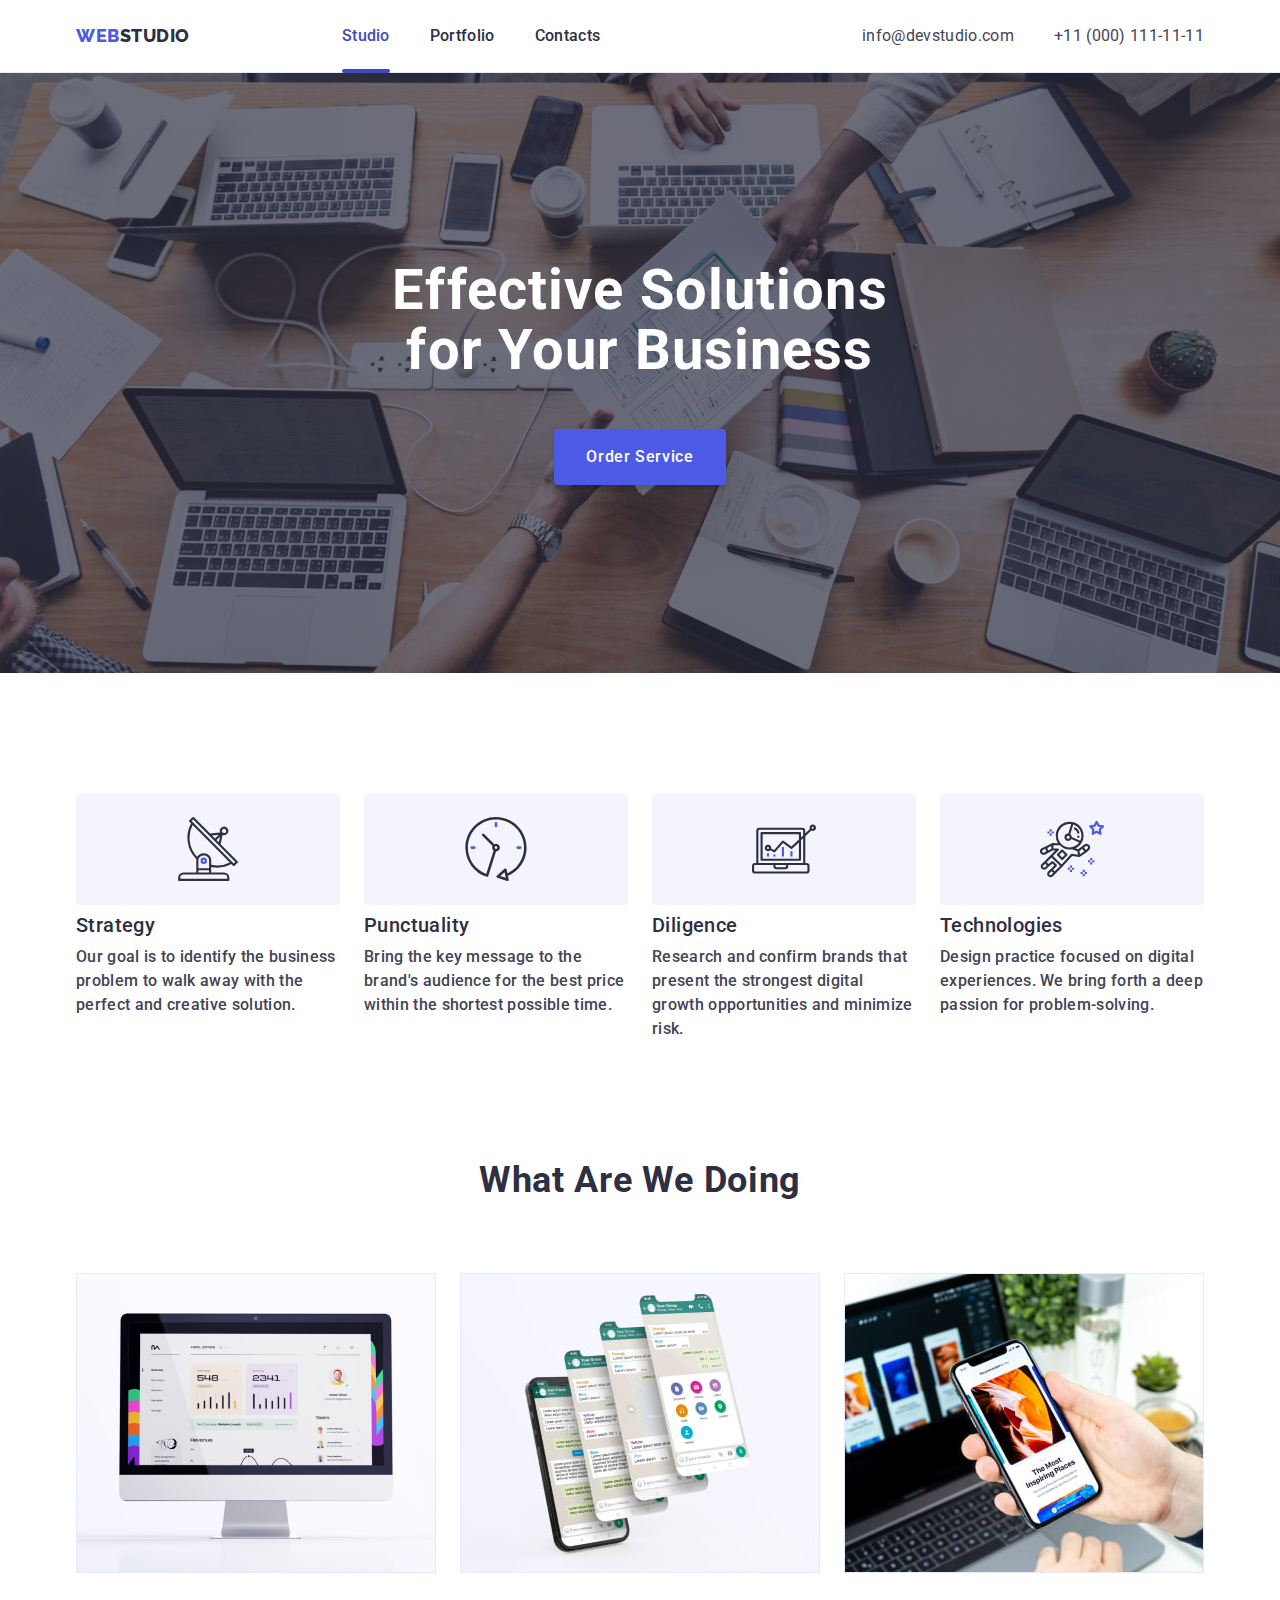
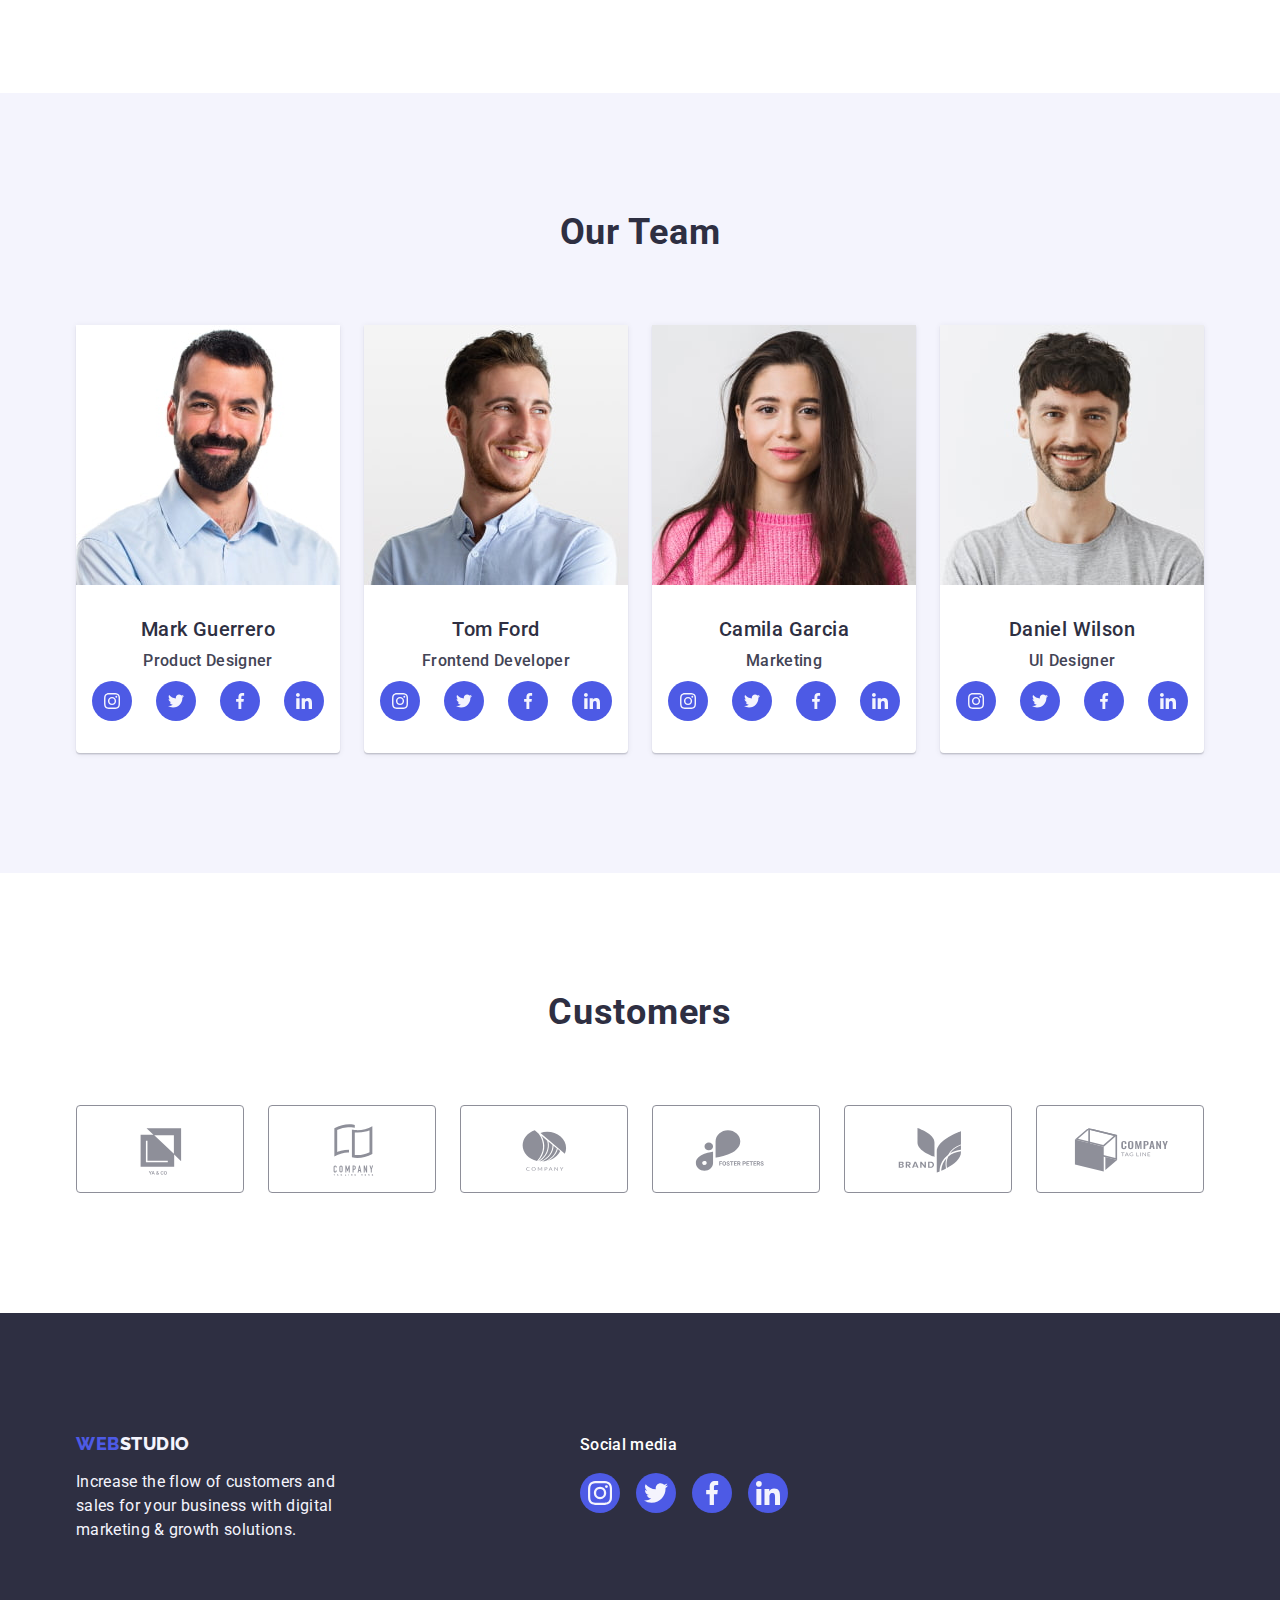
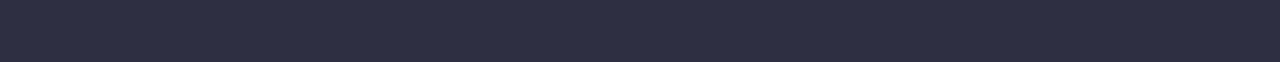
<file: index.html>
<!DOCTYPE html>
<html lang="en">
  <head>
    <meta charset="UTF-8" />
    <link rel="preconnect" href="https://fonts.googleapis.com" />
    <link rel="preconnect" href="https://fonts.gstatic.com" crossorigin />
    <link
      href="https://fonts.googleapis.com/css2?family=Raleway:wght@800&family=Roboto:wght@400;500;700;900&display=swap"
      rel="stylesheet"
    />

    <meta name="viewport" content="width=device-width, initial-scale=1.0" />
    <title>Document</title>
    <link
      rel="stylesheet"
      href="https://cdnjs.cloudflare.com/ajax/libs/modern-normalize/2.0.0/modern-normalize.min.css"
    />
    <link rel="stylesheet" href="./css/styles.css" />
  </head>
  <body>
    <header class="header-wrapper">
      <!-- Logo -->
      <div class="container header-container">
        <nav class="list nav-list">
          <a class="link logo" href="./index.html"
            >Web<span class="studio">Studio</span></a
          >
          <ul class="header-list list">
            <li>
              <a class="link link-menu current" href="./index.html">Studio</a>
            </li>
            <li>
              <a class="link link-menu" href="./portfolio.html">Portfolio</a>
            </li>
            <li>
              <a class="link link-menu" href="">Contacts</a>
            </li>
          </ul>
        </nav>
        <address class="address">
          <ul class="list address-list">
            <li>
              <a class="link link-address" href="mailto:info@devstudio.com"
                >info@devstudio.com</a
              >
            </li>
            <li>
              <a class="link link-address" href="tel:+110001111111"
                >+11 (000) 111-11-11</a
              >
            </li>
          </ul>
        </address>
      </div>
    </header>
    <main>
      <!-- Hero Section 1 -->
      <section class="list-hero">
        <div class="container">
          <h1 class="hero-title">Effective Solutions for Your Business</h1>
          <button class="hero-btn button" type="button" data-modal-open>
            Order Service
          </button>
        </div>
      </section>
      <!-- Advantages Section 2  -->
      <section class="list section">
        <div class="container">
          <h2 class="visually-hidden">Our Advantages</h2>
          <ul class="advantages-list list">
            <li class="advantages-item">
              <div class="icon-container">
                <svg class="icon" width="64" height="64">
                  <use href="./images/icons.svg#icon-antenna"></use>
                </svg>
              </div>
              <h3 class="advantages-item-title">Strategy</h3>
              <p class="advantages-item-text">
                Our goal is to identify the business problem to walk away with
                the perfect and creative solution.
              </p>
            </li>
            <li class="advantages-item">
              <div class="icon-container">
                <svg class="icon" width="64" height="64">
                  <use href="./images/icons.svg#icon-clock"></use>
                </svg>
              </div>
              <h3 class="advantages-item-title">Punctuality</h3>
              <p class="advantages-item-text">
                Bring the key message to the brand's audience for the best price
                within the shortest possible time.
              </p>
            </li>
            <li class="advantages-item">
              <div class="icon-container">
                <svg class="icon" width="64" height="64">
                  <use href="./images/icons.svg#icon-diagram"></use>
                </svg>
              </div>
              <h3 class="advantages-item-title">Diligence</h3>
              <p class="advantages-item-text">
                Research and confirm brands that present the strongest digital
                growth opportunities and minimize risk.
              </p>
            </li>
            <li class="advantages-item">
              <div class="icon-container">
                <svg class="icon" width="64" height="64">
                  <use href="./images/icons.svg#icon-astronaut"></use>
                </svg>
              </div>
              <h3 class="advantages-item-title">Technologies</h3>
              <p class="advantages-item-text">
                Design practice focused on digital experiences. We bring forth a
                deep passion for problem-solving.
              </p>
            </li>
          </ul>
        </div>
      </section>
      <!-- Works Section 3 -->
      <section class="work-section list">
        <div class="container">
          <h2 class="title">What are we doing</h2>
          <ul class="works-list list">
            <li class="works-item">
              <img
                class="works-item-img"
                src="./images/section-2/img1.jpg"
                alt="A computer on a white background"
                width="360"
                height="300"
              />
            </li>
            <li class="works-item">
              <img
                class="works-item-img"
                src="./images/section-2/img2.jpg"
                alt="The phone is turned on "
                width="360"
                height="300"
              />
            </li>
            <li class="works-item">
              <img
                class="works-item-img"
                src="./images/section-2/img3.jpg"
                alt="A phone with the site program in hand"
                width="360"
                height="300"
              />
            </li>
          </ul>
        </div>
      </section>
      <!-- Team Section 4 -->
      <section class="section team-section">
        <div class="container">
          <h2 class="title">Our Team</h2>
          <ul class="team-list list">
            <li class="team-item">
              <img
                class="team-item-img"
                src="./images/section-3/Team-Card1.jpg"
                alt="Team card 1"
                width="264"
                height="260"
              />
              <div class="team-wrapper">
                <h3 class="team-item-title">Mark Guerrero</h3>
                <p class="team-item-text">Product Designer</p>
                <ul class="icon-list list">
                  <li class="icon-item">
                    <a class="icon-item-link" href="">
                      <svg class="team-social-icon icon" width="16" height="16">
                        <use href="./images/icons.svg#icon-instagram"></use>
                      </svg>
                    </a>
                  </li>
                  <li class="icon-item">
                    <a class="icon-item-link" href="">
                      <svg class="team-social-icon icon" width="16" height="16">
                        <use href="./images/icons.svg#icon-twitter"></use>
                      </svg>
                    </a>
                  </li>
                  <li class="icon-item">
                    <a class="icon-item-link" href="">
                      <svg class="team-social-icon icon" width="16" height="16">
                        <use href="./images/icons.svg#icon-facebook"></use>
                      </svg>
                    </a>
                  </li>
                  <li class="icon-item">
                    <a class="icon-item-link" href="">
                      <svg class="team-social-icon icon" width="16" height="16">
                        <use href="./images/icons.svg#icon-linkedin"></use>
                      </svg>
                    </a>
                  </li>
                </ul>
              </div>
            </li>
            <li class="team-item">
              <img
                class="team-item-img"
                src="./images/section-3/Team-Card2.jpg"
                alt="Team Card 2"
                width="264"
                height="260"
              />
              <div class="team-wrapper">
                <h3 class="team-item-title">Tom Ford</h3>
                <p class="team-item-text">Frontend Developer</p>
                <ul class="icon-list list">
                  <li class="icon-item">
                    <a class="icon-item-link" href="">
                      <svg class="team-social-icon icon" width="16" height="16">
                        <use href="./images/icons.svg#icon-instagram"></use>
                      </svg>
                    </a>
                  </li>
                  <li class="icon-item">
                    <a class="icon-item-link" href="">
                      <svg class="icon" width="16" height="16">
                        <use href="./images/icons.svg#icon-twitter"></use>
                      </svg>
                    </a>
                  </li>
                  <li class="icon-item">
                    <a class="icon-item-link" href="">
                      <svg class="icon" width="16" height="16">
                        <use href="./images/icons.svg#icon-facebook"></use>
                      </svg>
                    </a>
                  </li>
                  <li class="icon-item">
                    <a class="icon-item-link" href="">
                      <svg class="icon" width="16" height="16">
                        <use href="./images/icons.svg#icon-linkedin"></use>
                      </svg>
                    </a>
                  </li>
                </ul>
              </div>
            </li>
            <li class="team-item">
              <img
                class="team-item-img"
                src="./images/section-3/Team-Card3.jpg"
                alt="Team Card 3"
                width="264"
                height="260"
              />
              <div class="team-wrapper">
                <h3 class="team-item-title">Camila Garcia</h3>
                <p class="team-item-text">Marketing</p>
                <ul class="icon-list list">
                  <li class="icon-item">
                    <a class="icon-item-link" href="">
                      <svg class="team-social-icon icon" width="16" height="16">
                        <use href="./images/icons.svg#icon-instagram"></use>
                      </svg>
                    </a>
                  </li>
                  <li class="icon-item">
                    <a class="icon-item-link" href="">
                      <svg class="icon" width="16" height="16">
                        <use href="./images/icons.svg#icon-twitter"></use>
                      </svg>
                    </a>
                  </li>
                  <li class="icon-item">
                    <a class="icon-item-link" href="">
                      <svg class="icon" width="16" height="16">
                        <use href="./images/icons.svg#icon-facebook"></use>
                      </svg>
                    </a>
                  </li>
                  <li class="icon-item">
                    <a class="icon-item-link" href="">
                      <svg class="icon" width="16" height="16">
                        <use href="./images/icons.svg#icon-linkedin"></use>
                      </svg>
                    </a>
                  </li>
                </ul>
              </div>
            </li>
            <li class="team-item">
              <img
                class="team-item-img"
                src="./images/section-3/Team-Card4.jpg"
                alt="Team Card 4"
                width="264"
                height="260"
              />
              <div class="team-wrapper">
                <h3 class="team-item-title">Daniel Wilson</h3>
                <p class="team-item-text">UI Designer</p>
                <ul class="icon-list list">
                  <li class="icon-item">
                    <a class="icon-item-link" href="">
                      <svg class="team-social-icon icon" width="16" height="16">
                        <use href="./images/icons.svg#icon-instagram"></use>
                      </svg>
                    </a>
                  </li>
                  <li class="icon-item">
                    <a class="icon-item-link" href="">
                      <svg class="icon" width="16" height="16">
                        <use href="./images/icons.svg#icon-twitter"></use>
                      </svg>
                    </a>
                  </li>
                  <li class="icon-item">
                    <a class="icon-item-link" href="">
                      <svg class="icon" width="16" height="16">
                        <use href="./images/icons.svg#icon-facebook"></use>
                      </svg>
                    </a>
                  </li>
                  <li class="icon-item">
                    <a class="icon-item-link" href="">
                      <svg class="icon" width="16" height="16">
                        <use href="./images/icons.svg#icon-linkedin"></use>
                      </svg>
                    </a>
                  </li>
                </ul>
              </div>
            </li>
          </ul>
        </div>
      </section>
      <!-- Customers Section 5 -->
      <section class="section">
        <div class="container customers-container">
          <h2 class="customers-title title">Customers</h2>
          <ul class="list customers-list">
            <li class="customers-item">
              <a class="customers-link" href="">
                <svg class="customers-icon" width="104" height="56">
                  <use href="./images/icons.svg#icon-Logo"></use>
                </svg>
              </a>
            </li>
            <li class="customers-item">
              <a class="customers-link" href="">
                <svg class="customers-icon" width="104" height="56">
                  <use href="./images/icons.svg#icon-Logo-1"></use>
                </svg>
              </a>
            </li>
            <li class="customers-item">
              <a class="customers-link" href="">
                <svg class="customers-icon" width="104" height="56">
                  <use href="./images/icons.svg#icon-Logo-2"></use>
                </svg>
              </a>
            </li>
            <li class="customers-item">
              <a class="customers-link" href="">
                <svg class="customers-icon" width="104" height="56">
                  <use href="./images/icons.svg#icon-Logo-3"></use>
                </svg>
              </a>
            </li>
            <li class="customers-item">
              <a class="customers-link" href="">
                <svg class="customers-icon" width="104" height="56">
                  <use href="./images/icons.svg#icon-Logo-4"></use>
                </svg>
              </a>
            </li>
            <li class="customers-item">
              <a class="customers-link" href="">
                <svg class="customers-icon" width="104" height="56">
                  <use href="./images/icons.svg#icon-Logo-5"></use>
                </svg>
              </a>
            </li>
          </ul>
        </div>
      </section>
    </main>
    <footer class="list-footer section">
      <div class="footer-container container">
        <div class="logo-foot-container">
          <a class="logo-footer link logo" href="./index.html"
            >Web<span class="logos-studios">Studio</span></a
          >
          <p class="logos-text">
            Increase the flow of customers and sales for your business with
            digital marketing & growth solutions.
          </p>
        </div>
        <div class="social-container">
          <p class="social-title">Social media</p>
          <ul class="social-list list">
            <li class="icon-footer">
              <a class="icon-footer-link" href="">
                <svg class="icon-footer-item" width="24" height="24">
                  <use href="./images/icons.svg#icon-instagram"></use>
                </svg>
              </a>
            </li>
            <li class="icon-footer">
              <a class="icon-footer-link" href="">
                <svg class="icon-footer-item" width="24" height="24">
                  <use href="./images/icons.svg#icon-twitter"></use>
                </svg>
              </a>
            </li>
            <li class="icon-footer">
              <a class="icon-footer-link" href="">
                <svg class="icon-footer-item" width="24" height="24">
                  <use href="./images/icons.svg#icon-facebook"></use>
                </svg>
              </a>
            </li>
            <li class="icon-footer">
              <a class="icon-footer-link" href="">
                <svg class="icon-footer-item" width="24" height="24">
                  <use href="./images/icons.svg#icon-linkedin"></use>
                </svg>
              </a>
            </li>
          </ul>
        </div>
      </div>
    </footer>
    <!-- Modal window -->
    <div class="backdrop is-hidden" data-modal>
      <div class="modal">
        <button class="modal-btn" type="button" data-modal-close>
          <svg class="modal-btn-icon" width="8" height="8">
            <use href="./images/icons.svg#icon-close-black"></use>
          </svg>
        </button>
      </div>
    </div>
    <script src="./js/modal.js"></script>
  </body>
</html>
</file>
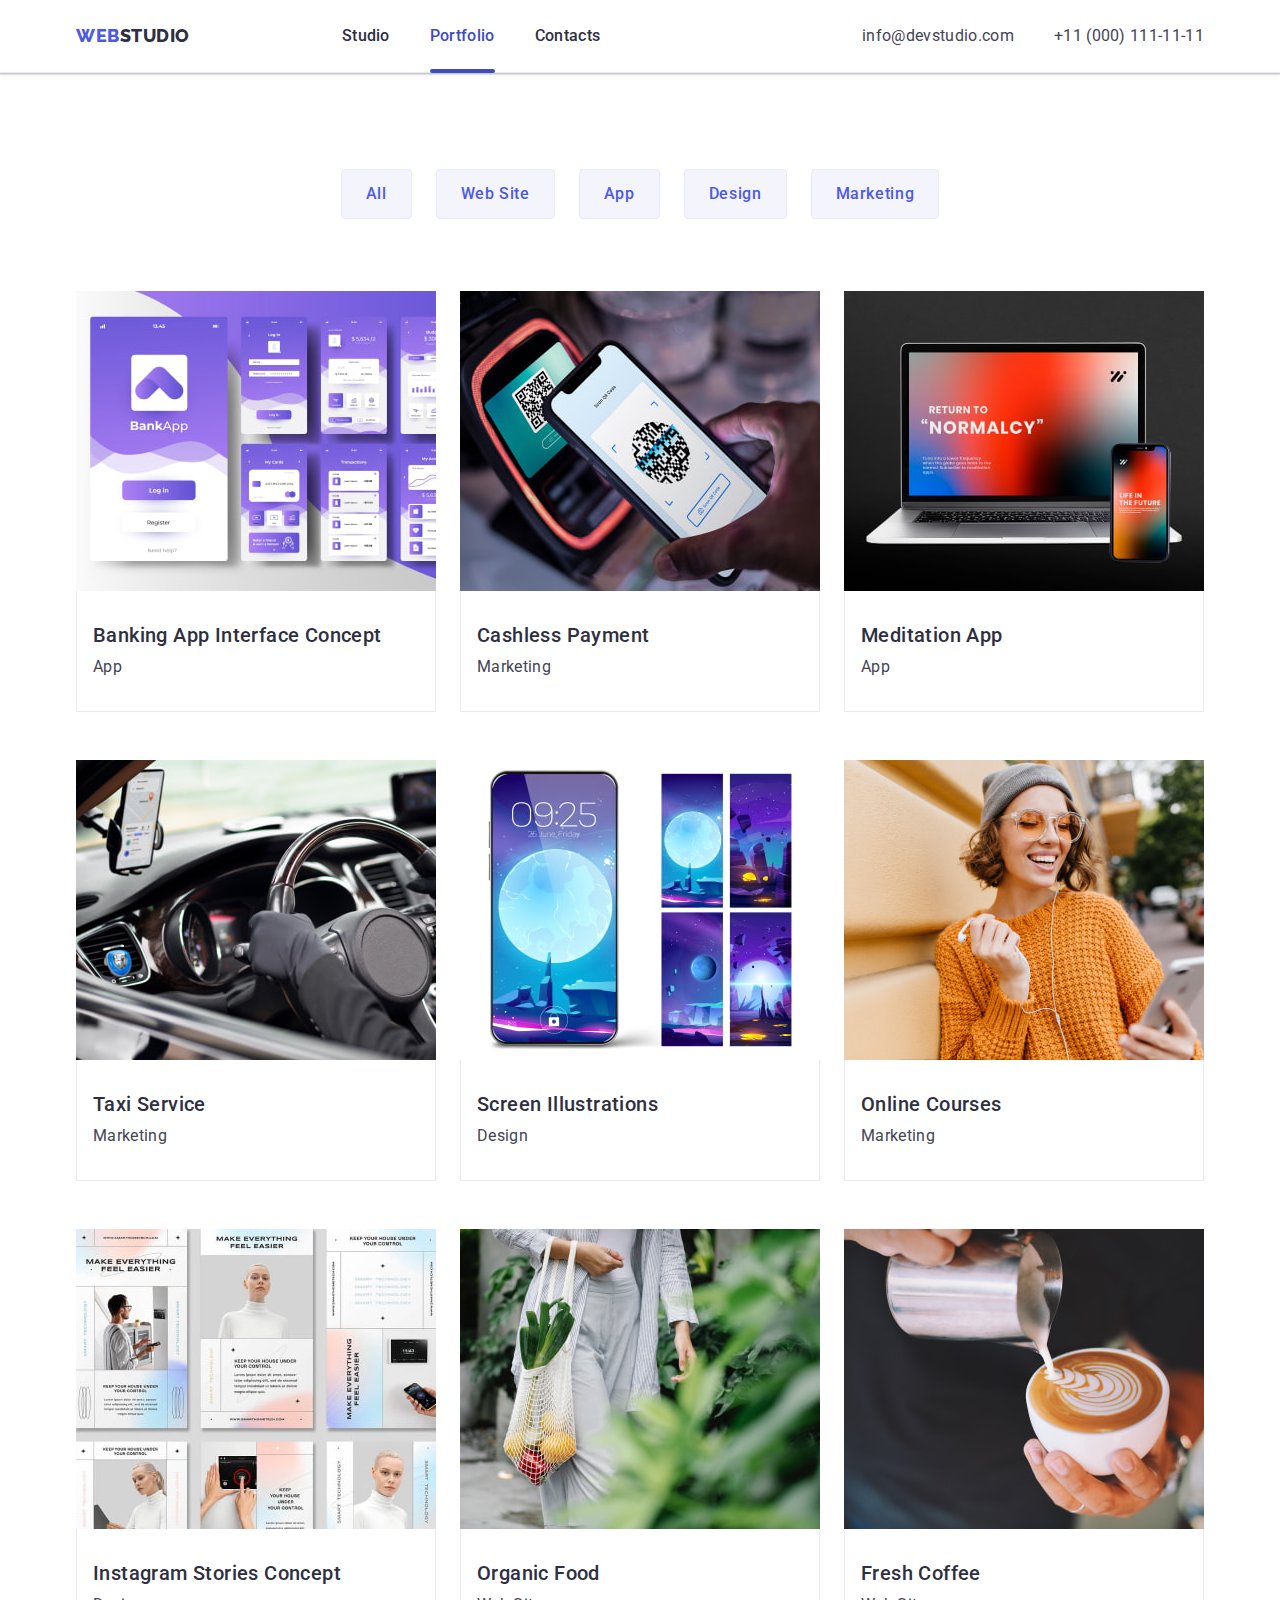
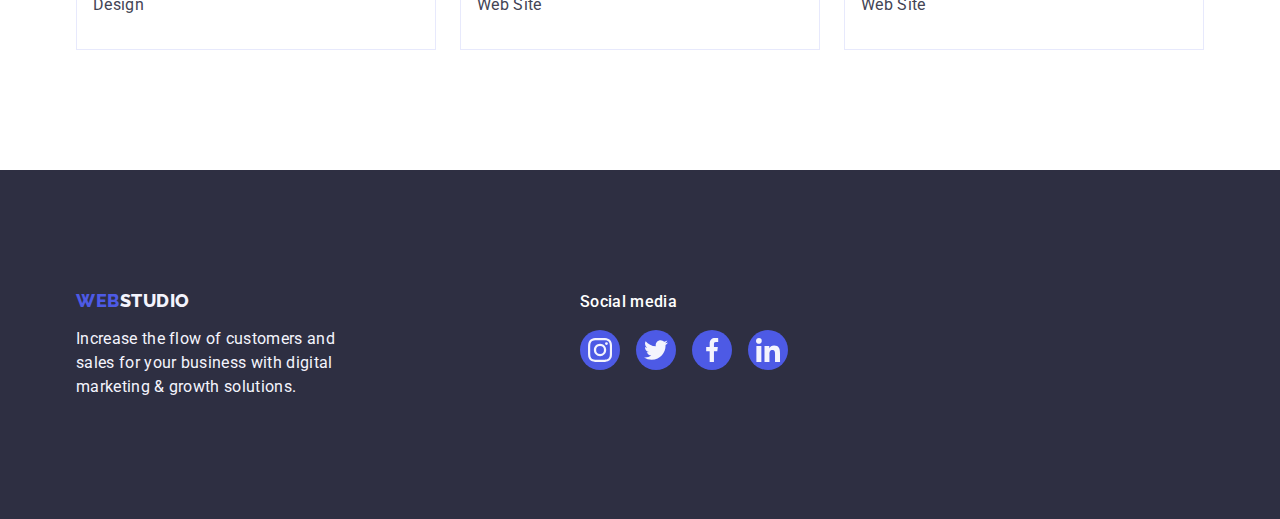
<file: portfolio.html>
<!DOCTYPE html>
<html lang="en">
  <head>
    <meta charset="UTF-8" />
    <link rel="preconnect" href="https://fonts.googleapis.com" />
    <link rel="preconnect" href="https://fonts.gstatic.com" crossorigin />
    <link
      href="https://fonts.googleapis.com/css2?family=Raleway:wght@800&family=Roboto:wght@400;500;700;900&display=swap"
      rel="stylesheet"
    />
    <meta name="viewport" content="width=device-width, initial-scale=1.0" />
    <title>Document</title>
    <link
      rel="stylesheet"
      href="https://cdnjs.cloudflare.com/ajax/libs/modern-normalize/2.0.0/modern-normalize.min.css"
    />
    <link rel="stylesheet" href="./css/styles.css" />
  </head>
  <body>
    <header class="header-wrapper">
      <!-- Logo -->
      <div class="container header-container">
        <nav class="list nav-list">
          <a class="link logo" href="./index.html"
            >Web<span class="studio">Studio</span></a
          >
          <ul class="header-list list">
            <li>
              <a class="link link-menu" href="./index.html">Studio</a>
            </li>
            <li>
              <a class="link link-menu current" href="./portfolio.html"
                >Portfolio</a
              >
            </li>
            <li>
              <a class="link link-menu" href="">Contacts</a>
            </li>
          </ul>
        </nav>
        <address class="address">
          <ul class="list address-list">
            <li>
              <a class="link link-address" href="mailto:info@devstudio.com"
                >info@devstudio.com</a
              >
            </li>
            <li>
              <a class="link link-address" href="tel:+110001111111"
                >+11 (000) 111-11-11</a
              >
            </li>
          </ul>
        </address>
      </div>
    </header>
    <main>
      <section class="portfolio-section">
        <div class="container">
          <h1 class="visually-hidden">Portfolio</h1>
          <!--Filters -->
          <ul class="list list-filters">
            <li>
              <button class="filters-btn button" type="button">All</button>
            </li>
            <li>
              <button class="filters-btn button" type="button">Web Site</button>
            </li>
            <li>
              <button class="filters-btn button" type="button">App</button>
            </li>
            <li>
              <button class="filters-btn button" type="button">Design</button>
            </li>
            <li>
              <button class="filters-btn button" type="button">
                Marketing
              </button>
            </li>
          </ul>
          <!--Option-->
          <ul class="list option-list">
            <li class="option-item">
              <a class="option-link link" href="#">
                <div class="option-box">
                  <img
                    class="option-item-img"
                    src="./images/portfolio/img-3-p.jpg"
                    alt="Banking App"
                    width="360"
                    height="300"
                  />
                  <p class="overlay overlay-text">
                    14 Stylish and User-Friendly App Design Concepts · Task
                    Manager App · Calorie Tracker App · Exotic Fruit Ecommerce
                    App · Cloud Storage App
                  </p>
                </div>
                <div class="option-wrapper">
                  <h2 class="option-title">Banking App Interface Concept</h2>
                  <p class="option-text">App</p>
                </div>
              </a>
            </li>
            <li class="option-item">
              <a class="option-link link" href="#">
                <div class="option-box">
                  <img
                    class="option-item-img"
                    src="./images/portfolio/img-2-p.jpg"
                    alt="Cashless Payment"
                    width="360"
                    height="300"
                  />
                  <p class="overlay overlay-text">
                    14 Stylish and User-Friendly App Design Concepts · Task
                    Manager App · Calorie Tracker App · Exotic Fruit Ecommerce
                    App · Cloud Storage App
                  </p>
                </div>
                <div class="option-wrapper">
                  <h2 class="option-title">Cashless Payment</h2>
                  <p class="option-text">Marketing</p>
                </div>
              </a>
            </li>
            <li class="option-item">
              <a class="option-link link" href="#">
                <div class="option-box">
                  <img
                    class="option-item-img"
                    src="./images/portfolio/img-1-p.jpg"
                    alt="Cashless Payment"
                    width="360"
                    height="300"
                  />
                  <p class="overlay overlay-text">
                    14 Stylish and User-Friendly App Design Concepts · Task
                    Manager App · Calorie Tracker App · Exotic Fruit Ecommerce
                    App · Cloud Storage App
                  </p>
                </div>
                <div class="option-wrapper">
                  <h2 class="option-title">Meditation App</h2>
                  <p class="option-text">App</p>
                </div>
              </a>
            </li>
            <li class="option-item">
              <a class="option-link link" href="#">
                <div class="option-box">
                  <img
                    class="option-item-img"
                    src="./images/portfolio/img-4-p.jpg"
                    alt="Taxi Server"
                    width="360"
                    height="300"
                  />
                  <p class="overlay overlay-text">
                    14 Stylish and User-Friendly App Design Concepts · Task
                    Manager App · Calorie Tracker App · Exotic Fruit Ecommerce
                    App · Cloud Storage App
                  </p>
                </div>
                <div class="option-wrapper">
                  <h2 class="option-title">Taxi Service</h2>
                  <p class="option-text">Marketing</p>
                </div>
              </a>
            </li>
            <li class="option-item">
              <a class="option-link link" href="#">
                <div class="option-box">
                  <img
                    class="option-item-img"
                    src="./images/portfolio/img-5-p.jpg"
                    alt="Screen Illustration"
                    width="360"
                    height="300"
                  />
                  <p class="overlay overlay-text">
                    14 Stylish and User-Friendly App Design Concepts · Task
                    Manager App · Calorie Tracker App · Exotic Fruit Ecommerce
                    App · Cloud Storage App
                  </p>
                </div>
                <div class="option-wrapper">
                  <h2 class="option-title">Screen Illustrations</h2>
                  <p class="option-text">Design</p>
                </div>
              </a>
            </li>
            <li class="option-item">
              <a class="option-link link" href="#">
                <div class="option-box">
                  <img
                    class="option-item-img"
                    src="./images/portfolio/img-6-p.jpg"
                    alt="Online Courses"
                    width="360"
                    height="300"
                  />
                  <p class="overlay overlay-text">
                    14 Stylish and User-Friendly App Design Concepts · Task
                    Manager App · Calorie Tracker App · Exotic Fruit Ecommerce
                    App · Cloud Storage App
                  </p>
                </div>
                <div class="option-wrapper">
                  <h2 class="option-title">Online Courses</h2>
                  <p class="option-text">Marketing</p>
                </div>
              </a>
            </li>
            <li class="option-item">
              <a class="option-link link" href="#">
                <div class="option-box">
                  <img
                    class="option-item-img"
                    src="./images/portfolio/img-7-p.jpg"
                    alt="Instagram Stories Concept"
                    width="360"
                    height="300"
                  />
                  <p class="overlay overlay-text">
                    14 Stylish and User-Friendly App Design Concepts · Task
                    Manager App · Calorie Tracker App · Exotic Fruit Ecommerce
                    App · Cloud Storage App
                  </p>
                </div>
                <div class="option-wrapper">
                  <h2 class="option-title">Instagram Stories Concept</h2>
                  <p class="option-text">Design</p>
                </div>
              </a>
            </li>
            <li class="option-item">
              <a class="option-link link" href="#">
                <div class="option-box">
                  <img
                    class="option-item-img"
                    src="./images/portfolio/img-8-p.jpg"
                    alt="Organic Food"
                    width="360"
                    height="300"
                  />
                  <p class="overlay overlay-text">
                    14 Stylish and User-Friendly App Design Concepts · Task
                    Manager App · Calorie Tracker App · Exotic Fruit Ecommerce
                    App · Cloud Storage App
                  </p>
                </div>
                <div class="option-wrapper">
                  <h2 class="option-title">Organic Food</h2>
                  <p class="option-text">Web Site</p>
                </div>
              </a>
            </li>
            <li class="option-item">
              <a class="option-link link" href="#">
                <div class="option-box">
                  <img
                    class="option-item-img"
                    src="./images/portfolio/img-9-p.jpg"
                    alt="Fresh Coffee"
                    width="360"
                    height="300"
                  />
                  <p class="overlay overlay-text">
                    14 Stylish and User-Friendly App Design Concepts · Task
                    Manager App · Calorie Tracker App · Exotic Fruit Ecommerce
                    App · Cloud Storage App
                  </p>
                </div>
                <div class="option-wrapper">
                  <h2 class="option-title">Fresh Coffee</h2>
                  <p class="option-text">Web Site</p>
                </div>
              </a>
            </li>
          </ul>
        </div>
      </section>
    </main>
    <footer class="list-footer section">
      <div class="footer-container container">
        <div class="logo-foot-container">
          <a class="logo-footer link logo" href="./index.html"
            >Web<span class="logos-studios">Studio</span></a
          >
          <p class="logos-text">
            Increase the flow of customers and sales for your business with
            digital marketing & growth solutions.
          </p>
        </div>
        <div class="social-container">
          <p class="social-title">Social media</p>
          <ul class="social-list list">
            <li class="icon-footer">
              <a class="icon-footer-link" href="">
                <svg class="icon-footer-item" width="24" height="24">
                  <use href="./images/icons.svg#icon-instagram"></use>
                </svg>
              </a>
            </li>
            <li class="icon-footer">
              <a class="icon-footer-link" href="">
                <svg class="icon-footer-item" width="24" height="24">
                  <use href="./images/icons.svg#icon-twitter"></use>
                </svg>
              </a>
            </li>
            <li class="icon-footer">
              <a class="icon-footer-link" href="">
                <svg class="icon-footer-item" width="24" height="24">
                  <use href="./images/icons.svg#icon-facebook"></use>
                </svg>
              </a>
            </li>
            <li class="icon-footer">
              <a class="icon-footer-link" href="">
                <svg class="icon-footer-item" width="24" height="24">
                  <use href="./images/icons.svg#icon-linkedin"></use>
                </svg>
              </a>
            </li>
          </ul>
        </div>
      </div>
    </footer>
  </body>
</html>
</file>
<file: css/styles.css>
:root {
  /* Color */
  --iris: #4d5ae5;
  --ocean: #404bbf;
  --navy-blue: #2e2f42;
  --green: #31d0aa;
  --text-color: #2e2f42;
  --lightslate: #8e8f99;
  --cornflower: #e7e9fc;
  --cloud: #f4f4fd;
  --modal-overlay-color: #2e2f42;
  --hero-background-color: #2e2f42;
  --white-background-color: #ffffff;
  --dairy: #fcfcfc;
  --slate: #434455;
  /* Font */
  --primary-font: 'Raleway', sans-serif;
  --title-font: 'Roboto', sans-serif;
}

/**
  |============================
  |Base style
  |============================
} */

body {
  font-family: 'Roboto', sans-serif;
  font-weight: Regular;
  size: 16px;
  font-style: normal;
  font-weight: 400;
  line-height: 1.5;
  letter-spacing: 2%;
  color: #434455;
  background-color: var(--white-background-color);
  margin: 0;
}
.visually-hidden {
  position: absolute;
  width: 1px;
  height: 1px;
  margin: -1px;
  border: 0;
  padding: 0;
  white-space: nowrap;
  clip-path: inset(100%);
  clip: rect(0 0 0 0);
  overflow: hidden;
}

ul {
  margin: 0;
  padding: 0;
  list-style-type: none;
}
h1,
h2,
h3,
h4,
h5,
h6,
p {
  margin: 0;
}

.list {
  list-style: none;
  padding: 0;
  margin: 0;
}
.link {
  color: currentColor;
  text-decoration: none;
  display: inline-block;
}

.button {
  cursor: pointer;
}
img {
  display: block;
  max-width: 100%;
  height: auto;
}

.container {
  max-width: 1158px;
  margin-left: auto;
  margin-right: auto;
  padding-left: 15px;
  padding-right: 15px;
}
.section {
  padding: 120px 0;
}

.title {
  color: var(--navy-blue, #2e2f42);
  text-align: center;
  font-family: var(--title-font);
  font-size: 36px;
  font-weight: 700;
  line-height: 1.11; /* 111.111% */
  letter-spacing: 0.72px;
  text-transform: capitalize;
  margin-bottom: 72px;
}
.icon {
  list-style: none;
  padding: 0;
  margin: 0;
}

/**
  |============================
  | Header
  |============================
*/
.header-wrapper {
  border-bottom: 1px solid var(--cornflower, #e7e9fc);
  background: var(--white, #fff);
  box-shadow: 0px 1px 6px 0px rgba(46, 47, 66, 0.08),
    0px 1px 1px 0px rgba(46, 47, 66, 0.16),
    0px 2px 1px 0px rgba(46, 47, 66, 0.08);
}

.header-container {
  display: flex;
  justify-content: space-between;
}

.nav-list {
  display: flex;
  align-items: center;
}

.header-list {
  display: flex;
  gap: 40px;
}

.logo {
  color: var(--iris, #4d5ae5);
  font-family: 'Raleway', sans-serif;
  font-size: 18px;
  font-style: normal;
  font-weight: 800;
  line-height: 1.17; /* 116.667% */
  letter-spacing: 0.03em;
  text-transform: uppercase;
  text-decoration: none;
  margin-right: 76px;
}

.studio {
  color: var(--navy-blue, #2e2f42);
  font-family: 'Raleway', sans-serif;
  font-size: 18px;
  font-style: normal;
  font-weight: 800;
  line-height: 1.17; /* 116.667% */
  letter-spacing: 0.03em;
  text-transform: uppercase;
  margin-right: 76px;
}
.list {
  color: var(--navy-blue, #2e2f42);
  font-family: Roboto;
  font-size: 16px;
  font-weight: 500;
  line-height: 1.5; /* 150% */
  letter-spacing: 0.02em;
}

.link-menu {
  font-size: 16px;
  font-weight: 500;
  line-height: 1.5; /* 150% */
  letter-spacing: 0.02em;
  color: var(--navy-blue, #2e2f42);
  text-decoration: none;
  padding: 24px 0;
  position: relative;
  transition: color 250ms cubic-bezier(0.4, 0, 0.2, 1);
}

.link-menu:hover,
.link-menu:focus {
  color: var(--ocean, #404bbf);
}

.link-menu.current {
  color: #404bbf;
}

.link-menu::after {
  content: '';
  display: block;
  width: 100%;
  height: 4px;
  border-radius: 2px;
  position: absolute;
  bottom: -1px;
  left: 0;
}

.link-menu.current::after {
  background: var(--ocean, #404bbf);
}

.address-list {
  display: flex;
  gap: 40px;
  padding-top: 24px;
  padding-bottom: 24px;
}

.address .link-address:hover,
.address .link-address:focus {
  color: var(--ocean, #404bbf);
}
.address {
  font-style: normal;
}
.link-address {
  font-family: var(--title-font);
  font-size: 16px;
  font-weight: 400;
  line-height: 1.5; /* 150% */
  letter-spacing: 0.32px;
  color: var(--slate, #434455);
  text-decoration: none;
  transition: color 250ms cubic-bezier(0.4, 0, 0.2, 1);
}

/**
  |============================
  | Hero
  |============================
*/

.list-hero {
  padding: 188px 0;
  max-width: 1440px;
  height: 600px;
  margin: 0 auto;
  background-color: var(--navy-blue, #2e2f42);
  display: flex;
  flex-direction: column;
  align-items: center;
  background-image: linear-gradient(
      rgba(46, 47, 66, 0.7),
      rgba(46, 47, 66, 0.7)
    ),
    url(../images/hero-img/people-office1.jpg);
  background-repeat: no-repeat;
  background-position: center;
  background-size: cover;
}
.hero-title {
  font-family: var(--title-font);
  font-size: 56px;
  font-weight: 700;
  line-height: 1.07; /* 107.143% */
  color: var(--white, #fff);
  text-align: center;
  letter-spacing: 1.12px;
  max-width: 496px;
  margin: auto;
  margin-bottom: 48px;
}
.hero-btn {
  font-family: var(--title-font);
  font-size: 16px;
  font-weight: 500;
  background-color: var(--iris, #4d5ae5);
  color: var(--white, #fff);
  line-height: 1.5; /* 150% */
  letter-spacing: 0.04em;
  cursor: pointer;
  padding: 16px 32px;
  border-radius: 4px;
  box-shadow: 0px 4px 4px 0px rgba(0, 0, 0, 0.15);
  margin: auto;
  border: 0px;
  min-width: 169px;
  display: block;
  transition: background-color 250ms cubic-bezier(0.4, 0, 0.2, 1);
}

.hero-btn:hover,
.hero-btn:focus {
  background-color: var(--ocean, #404bbf);
}
/**
  |============================
  | Advantages
  |============================
*/

.icon-container {
  padding: 24px 100px;
  display: flex;
  justify-content: center;
  align-items: center;
  border-radius: 4px;
  background: var(--cloud, #f4f4fd);
  margin-bottom: 8px;
}
.advantages-list {
  display: flex;
  gap: 24px;
}
.advantages-item {
  flex-basis: calc((100% - 24px * 3) / 4);
}

.advantages-item-title {
  font-family: var(--title-font);
  font-size: 20px;
  font-weight: 500;
  line-height: 1.2; /* 120% */
  color: var(--navy-blue, #2e2f42);
  letter-spacing: 0.4px;
  margin-bottom: 8px;
}
.advantages-item-text {
  font-family: var(--title-font);
  font-size: 16px;
  line-height: 1.5; /* 150% */
  color: var(--slate, #434455);
  letter-spacing: 0.32px;
}
/**
  |============================
  | Works
  |============================
*/
.work-section {
  padding-bottom: 120px;
}
.works-list {
  display: flex;
  gap: 24px;
}

/**
  |============================
  | Team
  |============================
*/

.icon-list {
  display: flex;
  flex-wrap: wrap;
  gap: 24px;
  justify-content: center;
  align-items: center;
}

.icon-item {
  width: 40px;
  height: 40px;
}

.icon-item-link:hover,
.icon-item-link:focus {
  background-color: var(--ocean);
}

.icon-item-link {
  width: 100%;
  height: 100%;
  background-color: var(--iris);
  border-radius: 50%;
  display: flex;
  justify-content: center;
  align-items: center;
  transition: background-color 250ms cubic-bezier(0.4, 0, 0.2, 1);
}
.team-social-icon {
  fill: var(--cloud);
}

.team-section {
  background-color: #f4f4fd;
}

.team-list {
  display: flex;
  gap: 24px;
}

.team-wrapper {
  padding: 32px 0;
}
.team-item {
  border-radius: 0px 0px 4px 4px;
  background: var(--white, #fff);
  box-shadow: 0px 2px 1px 0px rgba(46, 47, 66, 0.08),
    0px 1px 1px 0px rgba(46, 47, 66, 0.16),
    0px 1px 6px 0px rgba(46, 47, 66, 0.08);
}
.team-item-title {
  font-family: var(--title-font);
  font-size: 20px;
  font-weight: 500;
  line-height: 1.2; /* 120% */
  color: var(--navy-blue, #2e2f42);
  background-color: #ffffff;
  text-align: center;
  letter-spacing: 0.4px;
  margin-bottom: 8px;
}
.team-item-text {
  font-size: 16px;
  line-height: 1.5; /* 150% */
  color: var(--slate, #434455);
  text-align: center;
  letter-spacing: 0.32px;
  margin-bottom: 8px;
}

/**
  |============================
  | Customers
  |============================
*/

.customers-list {
  display: flex;
  justify-content: space-between;
  gap: 24px;
}
.customers-item {
  display: flex;
  justify-content: center;
  align-items: center;
  width: calc((100% - 120px) / 6);
  height: 88px;
}

.customers-link {
  display: flex;
  justify-content: center;
  align-items: center;
  padding: 16px 32px;
  width: 100%;
  height: 100%;
  color: var(--lightslate);
  border: 1px solid var(--lightslate);
  border-radius: 4px;
  transition: border-color 250ms cubic-bezier(0.4, 0, 0.2, 1),
    color 250ms cubic-bezier(0.4, 0, 0.2, 1);
}

.customers-link:hover,
.customers-link:focus {
  color: var(--ocean);
  border-color: 1px solid var(--ocean);
}
.customers-icon {
  fill: currentColor;
}

/**
  |============================
  | Section Portfolio
  |============================
*/

.portfolio-section {
  padding-top: 96px;
  padding-bottom: 120px;
}

/**
  |============================
  | Filters
  |============================
*/

.filters-btn {
  border: 1px solid var(--cornflower, #e7e9fc);
  cursor: pointer;
  color: var(--iris, #4d5ae5);
  background: var(--cloud, #f4f4fd);
  text-align: center;
  font-family: 'Roboto', sans-serif;
  font-size: 16px;
  font-weight: 500;
  line-height: 1.5; /* 150% */
  letter-spacing: 0.04em;
  padding: 12px 24px;
  border-radius: 4px;
  transition: color 250ms cubic-bezier(0.4, 0, 0.2, 1),
    background-color 250ms cubic-bezier(0.4, 0, 0.2, 1),
    border-color 250ms cubic-bezier(0.4, 0, 0.2, 1),
    box-shadow 250ms cubic-bezier(0.4, 0, 0.2, 1);
}

.filters-btn:hover,
.filters-btn:focus {
  color: #ffffff;
  border: 1px solid transparent;
  border-radius: 4px;
  background: var(--ocean, #404bbf);
  box-shadow: 0px 2px 2px 0px rgba(0, 0, 0, 0.12),
    0px 2px 1px 0px rgba(0, 0, 0, 0.08), 0px 3px 1px 0px rgba(0, 0, 0, 0.1);
}

.list-filters {
  display: flex;
  justify-content: center;
  gap: 24px;

  margin-bottom: 72px;
}

/**
  |============================
  |  Option
  |============================
*/

.option-wrapper {
  border: 1px solid var(--cornflower, #e7e9fc);
  background: var(--white, #fff);
  padding: 32px 16px;
  border-top: none;
  min-width: 360px;
}

.option-list {
  display: flex;
  flex-wrap: wrap;
  gap: 48px 24px;
}

.option-title {
  color: var(--navy-blue, #2e2f42);
  font-size: 20px;
  font-weight: 500;
  line-height: 1.2; /* 120% */
  letter-spacing: 0.02em;
  text-transform: none;
  margin-bottom: 8px;
}
.option-text {
  color: var(--slate, #434455);
  font-size: 16px;
  font-style: normal;
  font-weight: 400;
  line-height: 24px; /* 150% */
  letter-spacing: 0.32px;
  text-transform: none;
}
.option-item {
  transition: box-shadow 250ms cubic-bezier(0.4, 0, 0.2, 1);
}
.option-link:hover .overlay {
  transform: translateY(0);
}
.option-link:focus .overlay {
  transform: translateY(0);
}

.option-link {
  display: block;
  transition: box-shadow 250ms cubic-bezier(0.4, 0, 0.2, 1);
}

.option-link:hover,
.option-link:focus {
  box-shadow: 0px 1px 6px rgba(46, 47, 66, 0.08),
    0px 1px 1px rgba(46, 47, 66, 0.16), 0px 2px 1px rgba(46, 47, 66, 0.08);
  transform: translateY(0%);
}

.option-box {
  position: relative;
  overflow: hidden;
}

.overlay {
  display: flex;
  justify-content: center;
  position: absolute;
  top: 0;
  left: 0;
  transform: translateY(100%);
  transition-property: transform;
  transition-duration: 250ms;
  transition-timing-function: ease;
  transition-delay: 0s;

  padding: 40px 32px;

  width: 100%;
  height: 100%;
  background: var(--iris, #4d5ae5);
  transition: transform 250ms cubic-bezier(0.4, 0, 0.2, 1);
}
.overlay-text {
  color: var(--cloud, #f4f4fd);
  font-size: 16px;
  font-weight: 400;
  line-height: 1.5;
  letter-spacing: 0.02em;
}

/**
  |============================
  | Footer
  |============================
*/
.list-footer {
  background: var(--navy-blue, #2e2f42);
}

.footer-container {
  display: flex;
  align-items: baseline;
  gap: 120px;
}

.social-list {
  display: flex;
  flex-wrap: wrap;
  gap: 16px;
}
.social-title {
  color: var(--white, #fff);
  font-size: 16px;
  font-weight: 500;
  line-height: 1.5;
  letter-spacing: 0.02em;
  margin-bottom: 16px;
}
.icon-footer {
  width: 40px;
  height: 40px;
}

.icon-footer-link {
  width: 100%;
  height: 100%;
  background-color: var(--iris);
  border-radius: 50%;
  display: flex;
  justify-content: center;
  align-items: center;
  transition: background-color 250ms cubic-bezier(0.4, 0, 0.2, 1);
}

.icon-footer-link:hover,
.icon-footer-link:focus {
  background-color: var(--green, #31d0aa);
}

.icon-footer-item {
  fill: var(--cloud);
}

.logo-footer {
  margin-bottom: 16px;
}
.logos-studios {
  color: #f4f4fd;
  font-family: 'Raleway', sans-serif;
  font-size: 18px;
  font-style: normal;
  font-weight: 800;
  line-height: 1, 17; /* 116.667% */
  letter-spacing: 0.54px;
  text-transform: uppercase;
}
.logos-text {
  color: #f4f4fd;
  font-family: var(--title-font);
  font-size: 16px;
  line-height: 1.5; /* 150% */
  letter-spacing: 0.32px;
  width: 264px;
}

.logo-foot-container {
  margin-right: 120px;
}

/**
  |============================
  | Modal window
  |============================
*/

.backdrop {
  position: fixed;
  top: 0;
  left: 0;
  width: 100%;
  height: 100%;
  background: var(--navy-blue-modal, rgba(46, 47, 66, 0.4));
  transition: opacity 250ms cubic-bezier(0.4, 0, 0.2, 1),
    visibility 250ms cubic-bezier(0.4, 0, 0.2, 1);
}

.backdrop.is-hidden {
  opacity: 0;
  pointer-events: none;
  visibility: hidden;
}

.modal {
  width: 408px;
  min-height: 584px;
  border-radius: 4px;
  background: var(--dairy, #fcfcfc);
  box-shadow: 0px 2px 1px 0px rgba(0, 0, 0, 0.2),
    0px 1px 3px 0px rgba(0, 0, 0, 0.12), 0px 1px 1px 0px rgba(0, 0, 0, 0.14);
  position: absolute;
  top: 50%;
  left: 50%;
  transform: translateX(-50%) translateY(-50%);
  opacity: 1;
  transition: transform 250ms cubic-bezier(0.4, 0, 0.2, 1);
}

.backdrop.is-hidden .modal {
  transform: translateX(-50%) translateY(-70%);
  opacity: 0;
}
.modal-btn {
  background-color: var(--cornflower, #e7e9fc);
  border: 1px solid rgba(0, 0, 0, 0.1);
  border-radius: 50%;
  padding: 0;
  display: flex;
  justify-content: center;
  align-items: center;
  min-width: 24px;
  min-height: 24px;
  position: absolute;
  top: 24px;
  right: 24px;
  cursor: pointer;
  transition: background-color 250ms cubic-bezier(0.4, 0, 0.2, 1),
    border 250ms cubic-bezier(0.4, 0, 0.2, 1);
}
.modal-btn:hover,
.modal-btn:focus {
  background-color: var(--ocean);
  border: none;
  fill: var(--white-background-color);
}
.modal-btn-icon {
  transition: fill 250ms cubic-bezier(0.4, 0, 0.2, 1);
}
</file>
